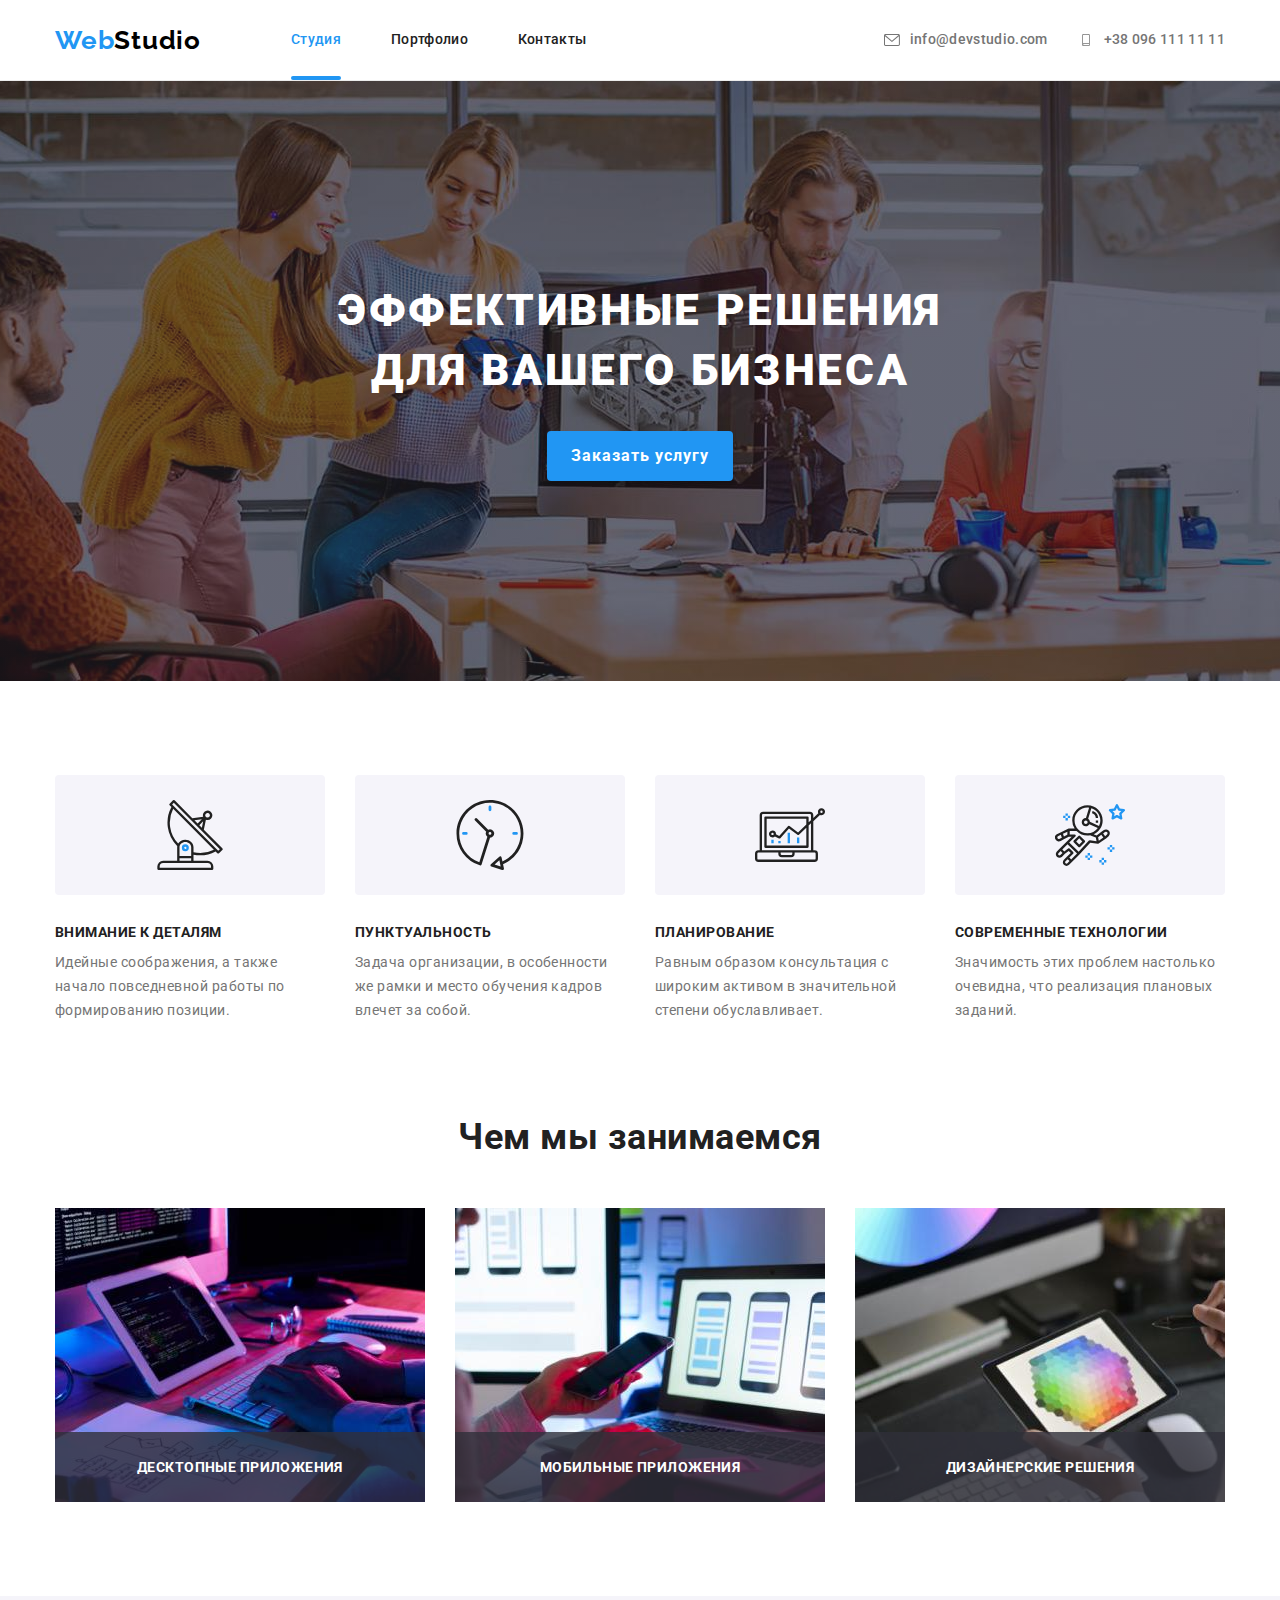
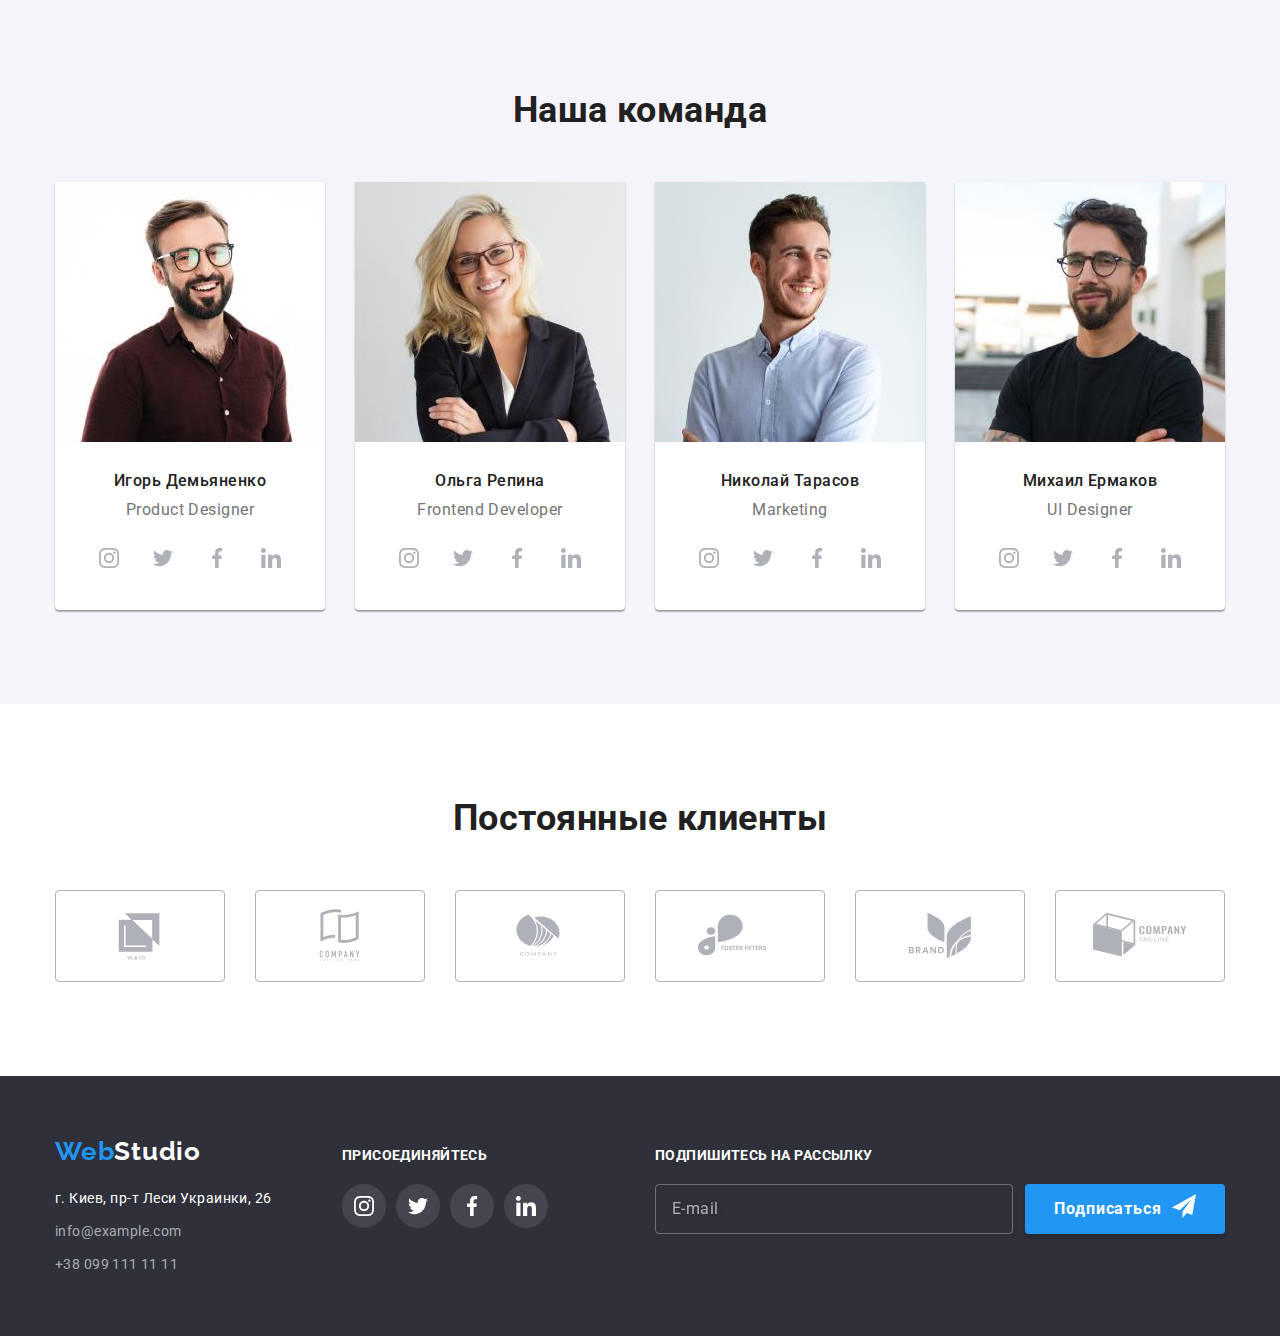
<file: index.html>
<!DOCTYPE html>
<html lang="ru">
  <head>
    <meta charset="UTF-8" />
    <meta http-equiv="X-UA-Compatible" content="IE=edge" />
    <meta name="viewport" content="width=device-width, initial-scale=1.0" />
    <title>WebStudio</title>
    <link rel="preconnect" href="https://fonts.googleapis.com" />
    <link rel="preconnect" href="https://fonts.gstatic.com" crossorigin />
    <link
      href="https://fonts.googleapis.com/css2?family=Raleway:wght@700&family=Roboto:wght@400;500;700;900&display=swap"
      rel="stylesheet"
    />
    <link
      rel="stylesheet"
      href="https://cdnjs.cloudflare.com/ajax/libs/modern-normalize/1.1.0/modern-normalize.min.css"
    />
    <link rel="stylesheet" href="./css/main.min.css" />
  </head>

  <body class="body">
    <header class="header">
      <div class="header--container container">
        <a href="./index.html" lang="en" class="header__logo noline"
          >Web<span class="header__studio">Studio</span></a
        >
        <nav class="navsite navsite--margin">
          <ul class="navsite__list list">
            <li class="navsite__item">
              <a href="./index.html" class="navsite__link noline current"
                >Студия</a
              >
            </li>
            <li class="navsite__item">
              <a href="./portfolio.html" class="navsite__link noline"
                >Портфолио</a
              >
            </li>
            <li class="navsite__item">
              <a href="" class="navsite__link noline">Контакты</a>
            </li>
          </ul>
        </nav>
        <ul class="contacts list">
          <li>
            <a href="mailto:info@devstudio.com" class="contacts__link noline"
              ><svg class="contacts__icon icon--mail" width="16" height="12">
                <use href="./img/icon.svg#icon-envelope"></use></svg
              >info@devstudio.com
            </a>
          </li>
          <li>
            <a href="tel:+380961111111" class="contacts__link noline"
              ><svg class="contacts__icon icon--tel" width="16" height="12">
                <use href="./img/icon.svg#icon-smartphone"></use></svg
              >+38 096 111 11 11
            </a>
          </li>
        </ul>

        <button type="button" class="btnmenu-open btnmenu">
          <svg class="btnmenu-open__icon" width="40" height="40">
            <use href="./img/icon.svg#icon-mob_menu"></use>
          </svg>
        </button>
      </div>

      <div class="mobmenu is-hidden">
        <button type="button" class="btnmenu-close btnmenu">
          <svg class="btnmenu-close__icon" width="40" height="40">
            <use href="./img/icon.svg#icon-mob_menu_close"></use>
          </svg>
        </button>

        <div>
          <nav class="mobmenu-nav">
            <ul class="mobmenu-nav__list list">
              <li class="mobmenu-nav__item">
                <a href="./index.html" class="mobmenu-nav__link noline current"
                  >Студия</a
                >
              </li>
              <li class="mobmenu-nav__item">
                <a href="./portfolio.html" class="mobmenu-nav__link noline"
                  >Портфолио</a
                >
              </li>
              <li class="mobmenu-nav__item">
                <a href="/index.html" class="mobmenu-nav__link noline"
                  >Контакты</a
                >
              </li>
            </ul>
          </nav>
        </div>

        <div>
          <ul class="mobmenu-contacts list">
            <li class="mobmenu-contacts__item">
              <a
                href="tel:+380961111111"
                class="mobmenu-contacts__link-tel noline"
              >
                +38 096 111 11 11
              </a>
            </li>
            <li class="mobmenu-contacts__item">
              <a
                href="mailto:info@devstudio.com"
                class="mobmenu-contacts__link-mail noline"
              >
                info@devstudio.com
              </a>
            </li>
          </ul>

          <ul class="mobmenu-soc list">
            <li class="mobmenu-soc__item">
              <a href="" class="mobmenu-soc__link noline">Instagram</a>
            </li>
            <li class="mobmenu-soc__item">
              <a href="" class="mobmenu-soc__link noline">Twitter</a>
            </li>
            <li class="mobmenu-soc__item">
              <a href="" class="mobmenu-soc__link noline">Facebook</a>
            </li>
            <li class="mobmenu-soc__item">
              <a href="" class="mobmenu-soc__link noline">Linkedin</a>
            </li>
          </ul>
        </div>
      </div>
    </header>

    <main>
      <section class="hero">
        <div class="container">
          <h1 class="hero-title">
            Эффективные решения <br />для вашего бизнеса
          </h1>
          <button type="button" data-modal-open class="hero-button">
            Заказать услугу
          </button>
        </div>
      </section>

      <div data-modal class="backdrop is-hidden">
        <div class="modal">
          <button type="button" data-modal-close class="hero-button-close">
            <svg class="close-icon" width="18" height="18">
              <use href="./img/icon.svg#icon-close"></use>
            </svg>
          </button>

          <p class="modal-title">Оставьте свои данные, мы вам перезвоним</p>
          <form class="modal-form">
            <label for="user-name" class="modal-input-title">Имя</label>
            <div class="modal-data">
              <input
                required
                type="text"
                name="name"
                id="user-name"
                class="modal-input"
              />
              <svg class="modal-icon" width="18" height="18">
                <use href="./img/icon.svg#icon-person"></use>
              </svg>
            </div>

            <label for="user-tel" class="modal-input-title">Телефон</label>
            <div class="modal-data">
              <input
                required
                type="tel"
                name="tel"
                id="user-tel"
                class="modal-input"
              />
              <svg class="modal-icon" width="18" height="18">
                <use href="./img/icon.svg#icon-phone"></use>
              </svg>
            </div>

            <label for="user-email" class="modal-input-title">Почта</label>
            <div class="modal-data">
              <input
                required
                type="email"
                name="email"
                id="user-email"
                class="modal-input"
              />
              <svg class="modal-icon" width="18" height="18">
                <use href="./img/icon.svg#icon-email"></use>
              </svg>
            </div>

            <label for="user-coment" class="modal-input-title"
              >Комментарий</label
            >
            <div class="modal-data">
              <textarea
                placeholder="Введите текст"
                name="coment"
                id="user-coment"
                class="modal-input"
              ></textarea>
            </div>

            <div class="modal-check-container">
              <input
                required
                type="checkbox"
                name="agreement"
                id="user-agreement"
                class="modal-check hidden"
              />
              <label for="user-agreement" class="modal-text">
                <span>
                  <svg class="check-icon" width="13" height="10">
                    <use href="./img/icon.svg#icon-vector"></use>
                  </svg>
                </span>
                Соглашаюсь с рассылкой и принимаю
                <a href="" class="modal-agreement">Условия договора</a>
              </label>
            </div>

            <button type="submit" class="hero-button">Отправить</button>
          </form>
        </div>
      </div>

      <section class="section skill--back">
        <!-- h2 Soft skill потом скрыть -->

        <div class="container">
          <h2 class="skill__title hidden">Soft Skill команды и оборудование</h2>
          <ul class="skill__list list">
            <li class="skill__item">
              <div class="skill-item__container">
                <svg class="skill-item__icon" width="70" height="70">
                  <use href="./img/icon.svg#icon-antenna"></use>
                </svg>
              </div>
              <h3 class="skill-item__title">Внимание к деталям</h3>
              <p class="skill-item__text">
                Идейные соображения, а также начало повседневной работы по
                формированию позиции.
              </p>
            </li>
            <li class="skill__item">
              <div class="skill-item__container">
                <svg class="skill-item__icon" width="70" height="70">
                  <use href="./img/icon.svg#icon-clock"></use>
                </svg>
              </div>
              <h3 class="skill-item__title">Пунктуальность</h3>
              <p class="skill-item__text">
                Задача организации, в особенности же рамки и место обучения
                кадров влечет за собой.
              </p>
            </li>
            <li class="skill__item">
              <div class="skill-item__container">
                <svg class="skill-item__icon" width="70" height="70">
                  <use href="./img/icon.svg#icon-diagram"></use>
                </svg>
              </div>
              <h3 class="skill-item__title">Планирование</h3>
              <p class="skill-item__text">
                Равным образом консультация с широким активом в значительной
                степени обуславливает.
              </p>
            </li>
            <li class="skill__item">
              <div class="skill-item__container">
                <svg class="skill-item__icon" width="70" height="70">
                  <use href="./img/icon.svg#icon-astronaut"></use>
                </svg>
              </div>
              <h3 class="skill-item__title">Современные технологии</h3>
              <p class="skill-item__text">
                Значимость этих проблем настолько очевидна, что реализация
                плановых заданий.
              </p>
            </li>
          </ul>
        </div>
      </section>

      <!-- Чем занимаемся -->

      <section class="section work">
        <div class="container">
          <h2 class="work__title">Чем мы занимаемся</h2>
          <ul class="work__list list">
            <li class="work__item">
              <img
                srcset="./img/work-pc-1-1x.jpg 1x, ./img/work-pc-1-2x.jpg 2x"
                src="./img/work-pc-1-1x.jpg"
                alt="Работа за компьютером"
                width="370"
                height="294"
                class="work__img"
              />
              <p class="work__text">Десктопные приложения</p>
            </li>
            <li class="work__item">
              <img
                srcset="./img/work-pc-2-1x.jpg 1x, ./img/work-pc-2-2x.jpg 2x"
                src="./img/work-pc-2-1x.jpg"
                alt="Работа за компьютером"
                width="370"
                height="294"
                class="work__img"
              />
              <p class="work__text">Мобильные приложения</p>
            </li>
            <li class="work__item">
              <img
                srcset="./img/work-pc-3-1x.jpg 1x, ./img/work-pc-3-2x.jpg 2x"
                src="./img/work-pc-3-1x.jpg"
                alt="Работа за компьютером"
                width="370"
                height="294"
                class="work__img"
              />
              <p class="work__text">Дизайнерские решения</p>
            </li>
          </ul>
        </div>
      </section>

      <!-- Наша команда -->

      <section class="section team--back">
        <div class="team__container container">
          <h2 class="team__title">Наша команда</h2>
          <ul class="team__list list">
            <li class="team__item">
              <picture>
                <source
                  media="(min-width: 1200px)"
                  srcset="
                    ./img/human-pc-1-1x.jpg 1x,
                    ./img/human-pc-1-2x.jpg 2x
                  "
                />
                <source
                  media="(min-width: 768px)"
                  srcset="
                    ./img/human-tab-1-1x.jpg 1x,
                    ./img/human-tab-1-2x.jpg 2x
                  "
                />
                <source
                  media="(max-width: 767px)"
                  srcset="
                    ./img/human-mob-1-1x.jpg 1x,
                    ./img/human-mob-1-2x.jpg 2x
                  "
                />
                <img
                  src="./img/human-mob-1-1x.jpg"
                  alt="ігор"
                  class="team__img"
                />
              </picture>
              <h3 class="team__name">Игорь Демьяненко</h3>
              <p lang="en" class="team__text">Product Designer</p>
              <ul class="team-soc list">
                <li class="team-soc__item">
                  <a href="" class="team-soc__link team-soc--color">
                    <svg class="team-soc__icon" width="20" height="20">
                      <use href="./img/icon.svg#icon-instagram"></use>
                    </svg>
                  </a>
                </li>
                <li class="team-soc__item">
                  <a href="" class="team-soc__link team-soc--color">
                    <svg class="team-soc__icon" width="20" height="20">
                      <use href="./img/icon.svg#icon-twitter"></use>
                    </svg>
                  </a>
                </li>
                <li class="team-soc__item">
                  <a href="" class="team-soc__link team-soc--color">
                    <svg class="team-soc__icon" width="20" height="20">
                      <use href="./img/icon.svg#icon-facebook"></use>
                    </svg>
                  </a>
                </li>
                <li class="team-soc__item">
                  <a href="" class="team-soc__link team-soc--color">
                    <svg class="team-soc__icon" width="20" height="20">
                      <use href="./img/icon.svg#icon-linkedin"></use>
                    </svg>
                  </a>
                </li>
              </ul>
            </li>
            <li class="team__item">
              <picture>
                <source
                  media="(min-width: 1200px)"
                  srcset="
                    ./img/human-pc-2-1x.jpg 1x,
                    ./img/human-pc-2-2x.jpg 2x
                  "
                />
                <source
                  media="(min-width: 768px)"
                  srcset="
                    ./img/human-tab-2-1x.jpg 1x,
                    ./img/human-tab-2-2x.jpg 2x
                  "
                />
                <source
                  media="(max-width: 767px)"
                  srcset="
                    ./img/human-mob-2-1x.jpg 1x,
                    ./img/human-mob-2-2x.jpg 2x
                  "
                />
                <img
                  src="./img/human-mob-2-1x.jpg"
                  alt="ігор"
                  class="team__img"
                />
              </picture>
              <h3 class="team__name">Ольга Репина</h3>
              <p lang="en" class="team__text">Frontend Developer</p>
              <ul class="team-soc list">
                <li class="team-soc__item">
                  <a href="" class="team-soc__link team-soc--color">
                    <svg class="team-soc__icon" width="20" height="20">
                      <use href="./img/icon.svg#icon-instagram"></use>
                    </svg>
                  </a>
                </li>
                <li class="team-soc__item">
                  <a href="" class="team-soc__link team-soc--color">
                    <svg class="team-soc__icon" width="20" height="20">
                      <use href="./img/icon.svg#icon-twitter"></use>
                    </svg>
                  </a>
                </li>
                <li class="team-soc__item">
                  <a href="" class="team-soc__link team-soc--color">
                    <svg class="team-soc__icon" width="20" height="20">
                      <use href="./img/icon.svg#icon-facebook"></use>
                    </svg>
                  </a>
                </li>
                <li class="team-soc__item">
                  <a href="" class="team-soc__link team-soc--color">
                    <svg class="team-soc__icon" width="20" height="20">
                      <use href="./img/icon.svg#icon-linkedin"></use>
                    </svg>
                  </a>
                </li>
              </ul>
            </li>
            <li class="team__item">
              <picture>
                <source
                  media="(min-width: 1200px)"
                  srcset="
                    ./img/human-pc-3-1x.jpg 1x,
                    ./img/human-pc-3-2x.jpg 2x
                  "
                />
                <source
                  media="(min-width: 768px)"
                  srcset="
                    ./img/human-tab-3-1x.jpg 1x,
                    ./img/human-tab-3-2x.jpg 2x
                  "
                />
                <source
                  media="(max-width: 767px)"
                  srcset="
                    ./img/human-mob-3-1x.jpg 1x,
                    ./img/human-mob-3-2x.jpg 2x
                  "
                />
                <img
                  src="./img/human-mob-3-1x.jpg"
                  alt="ігор"
                  class="team__img"
                />
              </picture>
              <h3 class="team__name">Николай Тарасов</h3>
              <p lang="en" class="team__text">Marketing</p>
              <ul class="team-soc list">
                <li class="team-soc__item">
                  <a href="" class="team-soc__link team-soc--color">
                    <svg class="team-soc__icon" width="20" height="20">
                      <use href="./img/icon.svg#icon-instagram"></use>
                    </svg>
                  </a>
                </li>
                <li class="team-soc__item">
                  <a href="" class="team-soc__link team-soc--color">
                    <svg class="team-soc__icon" width="20" height="20">
                      <use href="./img/icon.svg#icon-twitter"></use>
                    </svg>
                  </a>
                </li>
                <li class="team-soc__item">
                  <a href="" class="team-soc__link team-soc--color">
                    <svg class="team-soc__icon" width="20" height="20">
                      <use href="./img/icon.svg#icon-facebook"></use>
                    </svg>
                  </a>
                </li>
                <li class="team-soc__item">
                  <a href="" class="team-soc__link team-soc--color">
                    <svg class="team-soc__icon" width="20" height="20">
                      <use href="./img/icon.svg#icon-linkedin"></use>
                    </svg>
                  </a>
                </li>
              </ul>
            </li>
            <li class="team__item">
              <picture>
                <source
                  media="(min-width: 1200px)"
                  srcset="
                    ./img/human-pc-4-1x.jpg 1x,
                    ./img/human-pc-4-2x.jpg 2x
                  "
                />
                <source
                  media="(min-width: 768px)"
                  srcset="
                    ./img/human-tab-4-1x.jpg 1x,
                    ./img/human-tab-4-2x.jpg 2x
                  "
                />
                <source
                  media="(max-width: 767px)"
                  srcset="
                    ./img/human-mob-4-1x.jpg 1x,
                    ./img/human-mob-4-2x.jpg 2x
                  "
                />
                <img
                  src="./img/human-mob-4-1x.jpg"
                  alt="ігор"
                  class="team__img"
                />
              </picture>
              <h3 class="team__name">Михаил Ермаков</h3>
              <p lang="en" class="team__text">UI Designer</p>
              <ul class="team-soc list">
                <li class="team-soc__item">
                  <a href="" class="team-soc__link team-soc--color">
                    <svg class="team-soc__icon" width="20" height="20">
                      <use href="./img/icon.svg#icon-instagram"></use>
                    </svg>
                  </a>
                </li>
                <li class="team-soc__item">
                  <a href="" class="team-soc__link team-soc--color">
                    <svg class="team-soc__icon" width="20" height="20">
                      <use href="./img/icon.svg#icon-twitter"></use>
                    </svg>
                  </a>
                </li>
                <li class="team-soc__item">
                  <a href="" class="team-soc__link team-soc--color">
                    <svg class="team-soc__icon" width="20" height="20">
                      <use href="./img/icon.svg#icon-facebook"></use>
                    </svg>
                  </a>
                </li>
                <li class="team-soc__item">
                  <a href="" class="team-soc__link team-soc--color">
                    <svg class="team-soc__icon" width="20" height="20">
                      <use href="./img/icon.svg#icon-linkedin"></use>
                    </svg>
                  </a>
                </li>
              </ul>
            </li>
          </ul>
        </div>
      </section>

      <!-- Постоянные клиенты -->

      <section class="section clients--back">
        <div class="clients__cantainer container">
          <h2 class="clients__title">Постоянные клиенты</h2>
          <ul class="clients__item list">
            <li class="clients__list">
              <a href="" class="clients__link"
                ><svg class="clients__icon" width="106" height="60">
                  <use href="./img/icon.svg#icon-Logo-1"></use></svg
              ></a>
            </li>
            <li class="clients__list">
              <a href="" class="clients__link"
                ><svg class="clients__icon" width="106" height="60">
                  <use href="./img/icon.svg#icon-Logo-2"></use></svg
              ></a>
            </li>
            <li class="clients__list">
              <a href="" class="clients__link"
                ><svg class="clients__icon" width="106" height="60">
                  <use href="./img/icon.svg#icon-Logo-3"></use></svg
              ></a>
            </li>
            <li class="clients__list">
              <a href="" class="clients__link"
                ><svg class="clients__icon" width="106" height="60">
                  <use href="./img/icon.svg#icon-Logo-4"></use></svg
              ></a>
            </li>
            <li class="clients__list">
              <a href="" class="clients__link"
                ><svg class="clients__icon" width="106" height="60">
                  <use href="./img/icon.svg#icon-Logo-5"></use></svg
              ></a>
            </li>
            <li class="clients__list">
              <a href="" class="clients__link"
                ><svg class="clients__icon" width="106" height="60">
                  <use href="./img/icon.svg#icon-Logo-6"></use></svg
              ></a>
            </li>
          </ul>
        </div>
      </section>
    </main>

    <!-- Футер -->

    <footer class="footer">
      <div class="footer__container container">
        <div class="footer__contacts">
          <a href="./index.html" lang="en" class="footer__logo noline"
            >Web<span class="footer__studio">Studio</span></a
          >
          <address class="address">
            <ul class="address__list list">
              <li>
                <a
                  href="https://goo.gl/maps/Qobd9PiEAxH4mzuB8"
                  target="_blank"
                  rel="noopener noreferrer nofollow"
                  class="address__link noline"
                  >г. Киев, пр-т Леси Украинки, 26</a
                >
              </li>
              <li>
                <a href="mailto:info@example.com" class="address__mail noline"
                  >info@example.com</a
                >
              </li>
              <li>
                <a href="tel:+380991111111" class="address__tel noline"
                  >+38 099 111 11 11</a
                >
              </li>
            </ul>
          </address>
        </div>

        <div class="footer-soc--margin">
          <p class="footer-soc__title">присоединяйтесь</p>
          <ul class="footer-soc__list list">
            <li class="footer-soc__item">
              <a href="" class="footer-soc__link">
                <svg class="footer-soc__icon" width="20" height="20">
                  <use href="./img/icon.svg#icon-instagram"></use>
                </svg>
              </a>
            </li>
            <li class="footer-soc__item">
              <a href="" class="footer-soc__link">
                <svg class="footer-soc__icon" width="20" height="20">
                  <use href="./img/icon.svg#icon-twitter"></use>
                </svg>
              </a>
            </li>
            <li class="footer-soc__item">
              <a href="" class="footer-soc__link">
                <svg class="footer-soc__icon" width="20" height="20">
                  <use href="./img/icon.svg#icon-facebook"></use>
                </svg>
              </a>
            </li>
            <li class="footer-soc__item">
              <a href="" class="footer-soc__link">
                <svg class="footer-soc__icon" width="20" height="20">
                  <use href="./img/icon.svg#icon-linkedin"></use>
                </svg>
              </a>
            </li>
          </ul>
        </div>

        <div class="footer-form--margin">
          <h3 class="footer-form__title">Подпишитесь на рассылку</h3>

          <form class="footer-form__item">
            <input
              type="email"
              name="email"
              placeholder="E-mail"
              class="footer-form__email"
            />
            <button type="submit" class="hero-button">
              Подписаться
              <svg class="footer-form__icon" width="24" height="24">
                <use href="./img/icon.svg#icon-icon-send"></use>
              </svg>
            </button>
          </form>
        </div>
      </div>
    </footer>
    <script src="./js/menu.js"></script>
    <script src="./js/modal.js"></script>
  </body>
</html>
</file>
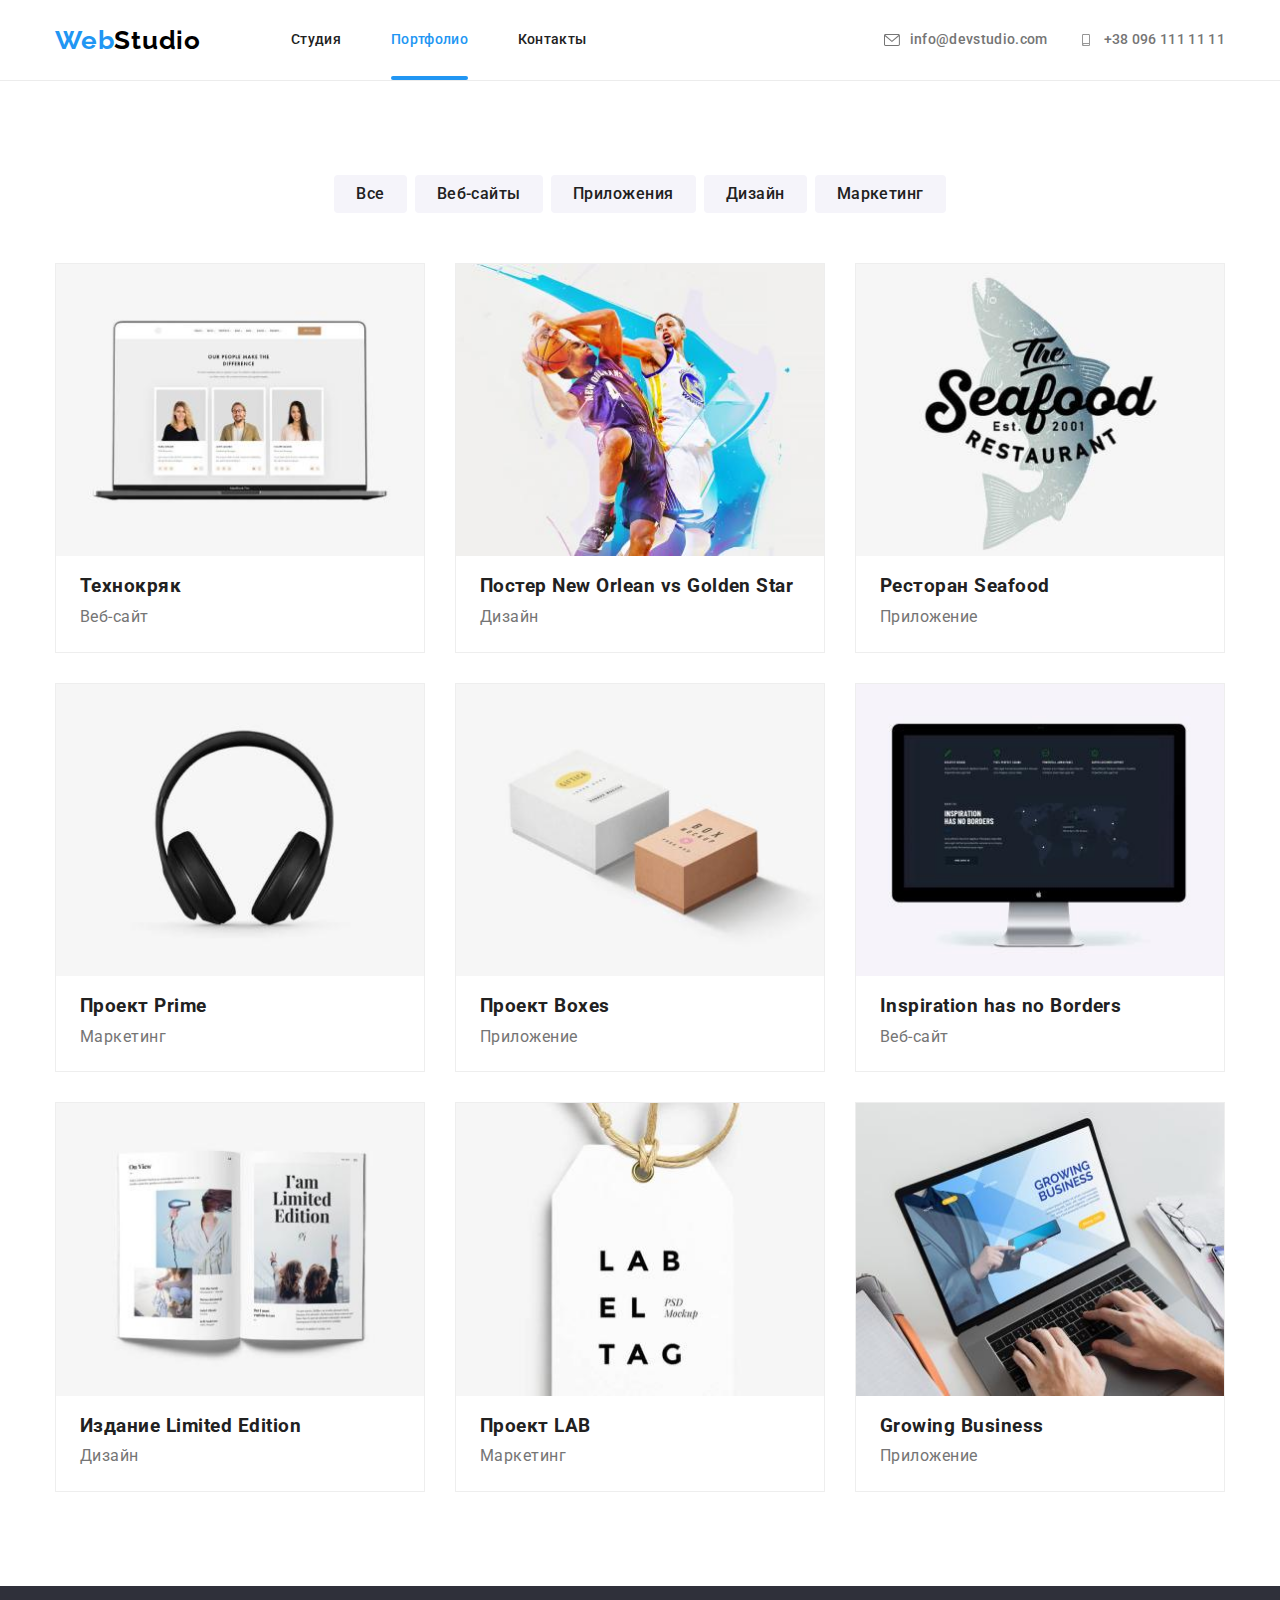
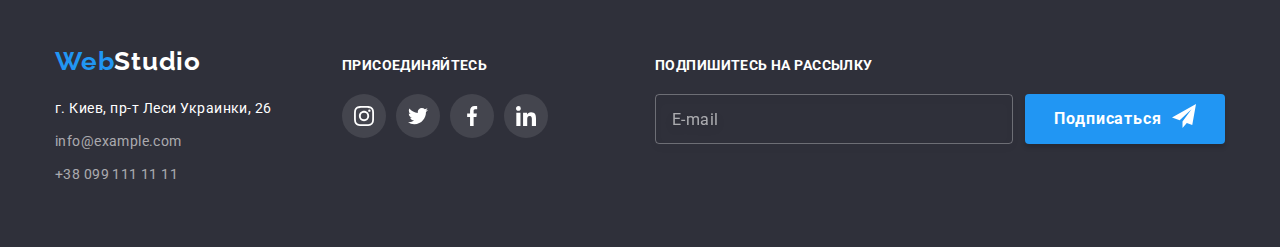
<file: portfolio.html>
<!DOCTYPE html>
<html lang="ru">
  <head>
    <meta charset="UTF-8" />
    <meta http-equiv="X-UA-Compatible" content="IE=edge" />
    <meta name="viewport" content="width=device-width, initial-scale=1.0" />
    <title>WebStudio</title>
    <link rel="preconnect" href="https://fonts.googleapis.com" />
    <link rel="preconnect" href="https://fonts.gstatic.com" crossorigin />
    <link
      href="https://fonts.googleapis.com/css2?family=Raleway:wght@700&family=Roboto:wght@400;500;700;900&display=swap"
      rel="stylesheet"
    />
    <link
      rel="stylesheet"
      href="https://cdnjs.cloudflare.com/ajax/libs/modern-normalize/1.1.0/modern-normalize.min.css"
    />
    <link rel="stylesheet" href="./css/main.min.css" />
  </head>

  <body class="body">
    <header class="header">
      <div class="header--container container">
        <a href="./index.html" lang="en" class="header__logo noline"
          >Web<span class="header__studio">Studio</span></a
        >
        <nav class="navsite navsite--margin">
          <ul class="navsite__list list">
            <li class="navsite__item">
              <a href="./index.html" class="navsite__link noline">Студия</a>
            </li>
            <li class="navsite__item">
              <a href="./portfolio.html" class="navsite__link noline current"
                >Портфолио</a
              >
            </li>
            <li class="navsite__item">
              <a href="" class="navsite__link noline">Контакты</a>
            </li>
          </ul>
        </nav>
        <ul class="contacts list">
          <li>
            <a href="mailto:info@devstudio.com" class="contacts__link noline"
              ><svg class="contacts__icon icon--mail" width="16" height="12">
                <use href="./img/icon.svg#icon-envelope"></use></svg
              >info@devstudio.com
            </a>
          </li>
          <li>
            <a href="tel:+380961111111" class="contacts__link noline"
              ><svg class="contacts__icon icon--tel" width="16" height="12">
                <use href="./img/icon.svg#icon-smartphone"></use></svg
              >+38 096 111 11 11
            </a>
          </li>
        </ul>

        <button type="button" class="btnmenu-open btnmenu">
          <svg class="btnmenu-open__icon" width="40" height="40">
            <use href="./img/icon.svg#icon-mob_menu"></use>
          </svg>
        </button>
      </div>

      <div class="mobmenu is-hidden">
        <button type="button" class="btnmenu-close btnmenu">
          <svg class="btnmenu-close__icon" width="40" height="40">
            <use href="./img/icon.svg#icon-mob_menu_close"></use>
          </svg>
        </button>

        <div>
          <nav class="mobmenu-nav">
            <ul class="mobmenu-nav__list list">
              <li class="mobmenu-nav__item">
                <a href="./index.html" class="mobmenu-nav__link noline"
                  >Студия</a
                >
              </li>
              <li class="mobmenu-nav__item">
                <a
                  href="./portfolio.html"
                  class="mobmenu-nav__link noline current"
                  >Портфолио</a
                >
              </li>
              <li class="mobmenu-nav__item">
                <a href="/index.html" class="mobmenu-nav__link noline"
                  >Контакты</a
                >
              </li>
            </ul>
          </nav>
        </div>

        <div>
          <ul class="mobmenu-contacts list">
            <li class="mobmenu-contacts__item">
              <a
                href="tel:+380961111111"
                class="mobmenu-contacts__link-tel noline"
              >
                +38 096 111 11 11
              </a>
            </li>
            <li class="mobmenu-contacts__item">
              <a
                href="mailto:info@devstudio.com"
                class="mobmenu-contacts__link-mail noline"
              >
                info@devstudio.com
              </a>
            </li>
          </ul>

          <ul class="mobmenu-soc list">
            <li class="mobmenu-soc__item">
              <a href="" class="mobmenu-soc__link noline">Instagram</a>
            </li>
            <li class="mobmenu-soc__item">
              <a href="" class="mobmenu-soc__link noline">Twitter</a>
            </li>
            <li class="mobmenu-soc__item">
              <a href="" class="mobmenu-soc__link noline">Facebook</a>
            </li>
            <li class="mobmenu-soc__item">
              <a href="" class="mobmenu-soc__link noline">Linkedin</a>
            </li>
          </ul>
        </div>
      </div>
    </header>

    <main class="main">
      <div class="container">
        <section class="portfolio-nav">
          <!-- h1 Навигация потом скрыть -->

          <h1 class="portfolion-nav__title hidden">Навигация</h1>
          <ul class="portfolio-nav__list list">
            <li>
              <button type="button" class="portfolio-nav__btn">Все</button>
            </li>
            <li>
              <button type="button" class="portfolio-nav__btn">
                Веб-сайты
              </button>
            </li>
            <li>
              <button type="button" class="portfolio-nav__btn">
                Приложения
              </button>
            </li>
            <li>
              <button type="button" class="portfolio-nav__btn">Дизайн</button>
            </li>
            <li>
              <button type="button" class="portfolio-nav__btn">
                Маркетинг
              </button>
            </li>
          </ul>

          <!-- h2 Наши работы потом скрыть-->

          <h2 class="team-work__title hidden">Наши работы</h2>
          <ul class="team-work__list list">
            <li class="team-work__item">
              <a href="" class="team-work__link noline">
                <div class="team-work__divdes">
                  <picture>
                    <source
                      media="(min-width: 1200px)"
                      srcset="
                        ./img/port-pc-1-1x.jpg 1x,
                        ./img/port-pc-1-2x.jpg 2x
                      "
                    />
                    <source
                      media="(min-width: 768px)"
                      srcset="
                        ./img/port-tab-1-1x.jpg 1x,
                        ./img/port-tab-1-2x.jpg 2x
                      "
                    />
                    <source
                      media="(max-width: 767px)"
                      srcset="
                        ./img/port-mob-1-1x.jpg 1x,
                        ./img/port-mob-1-2x.jpg 2x
                      "
                    />
                    <img src="./img/port-mob-1-1x.jpg" alt="Примеры работ" />
                  </picture>
                  <p class="team-work__description">
                    Ресурс предлагает комплексные предложения с разным уровнем
                    функционала и сервисов. Все это позволит посетителю получить
                    исчерпывающие сведения о компании или частном лице.
                  </p>
                </div>
                <div class="team-card">
                  <h3 class="team-card__titel">Технокряк</h3>
                  <p class="team-card__text">Веб-сайт</p>
                </div>
              </a>
            </li>
            <li class="team-work__item">
              <a href="" class="team-work__link noline">
                <div class="team-work__divdes">
                  <picture>
                    <source
                      media="(min-width: 1200px)"
                      srcset="
                        ./img/port-pc-2-1x.jpg 1x,
                        ./img/port-pc-2-2x.jpg 2x
                      "
                    />
                    <source
                      media="(min-width: 768px)"
                      srcset="
                        ./img/port-tab-2-1x.jpg 1x,
                        ./img/port-tab-2-2x.jpg 2x
                      "
                    />
                    <source
                      media="(max-width: 767px)"
                      srcset="
                        ./img/port-mob-2-1x.jpg 1x,
                        ./img/port-mob-2-2x.jpg 2x
                      "
                    />
                    <img src="./img/port-mob-2-1x.jpg" alt="Примеры работ" />
                  </picture>
                  <p class="team-work__description">
                    Ресурс предлагает комплексные предложения с разным уровнем
                    функционала и сервисов. Все это позволит посетителю получить
                    исчерпывающие сведения о компании или частном лице.
                  </p>
                </div>
                <div class="team-card">
                  <h3 class="team-card__titel">
                    Постер New Orlean vs Golden Star
                  </h3>
                  <p class="team-card__text">Дизайн</p>
                </div>
              </a>
            </li>
            <li class="team-work__item">
              <a href="" class="team-work__link noline">
                <div class="team-work__divdes">
                  <picture>
                    <source
                      media="(min-width: 1200px)"
                      srcset="
                        ./img/port-pc-3-1x.jpg 1x,
                        ./img/port-pc-3-2x.jpg 2x
                      "
                    />
                    <source
                      media="(min-width: 768px)"
                      srcset="
                        ./img/port-tab-3-1x.jpg 1x,
                        ./img/port-tab-3-2x.jpg 2x
                      "
                    />
                    <source
                      media="(max-width: 767px)"
                      srcset="
                        ./img/port-mob-3-1x.jpg 1x,
                        ./img/port-mob-3-2x.jpg 2x
                      "
                    />
                    <img src="./img/port-mob-3-1x.jpg" alt="Примеры работ" />
                  </picture>
                  <p class="team-work__description">
                    Ресурс предлагает комплексные предложения с разным уровнем
                    функционала и сервисов. Все это позволит посетителю получить
                    исчерпывающие сведения о компании или частном лице.
                  </p>
                </div>
                <div class="team-card">
                  <h3 class="team-card__titel">Ресторан Seafood</h3>
                  <p class="team-card__text">Приложение</p>
                </div>
              </a>
            </li>
            <li class="team-work__item">
              <a href="" class="team-work__link noline">
                <div class="team-work__divdes">
                  <picture>
                    <source
                      media="(min-width: 1200px)"
                      srcset="
                        ./img/port-pc-4-1x.jpg 1x,
                        ./img/port-pc-4-2x.jpg 2x
                      "
                    />
                    <source
                      media="(min-width: 768px)"
                      srcset="
                        ./img/port-tab-4-1x.jpg 1x,
                        ./img/port-tab-4-2x.jpg 2x
                      "
                    />
                    <source
                      media="(max-width: 767px)"
                      srcset="
                        ./img/port-mob-4-1x.jpg 1x,
                        ./img/port-mob-4-2x.jpg 2x
                      "
                    />
                    <img src="./img/port-mob-4-1x.jpg" alt="Примеры работ" />
                  </picture>
                  <p class="team-work__description">
                    Ресурс предлагает комплексные предложения с разным уровнем
                    функционала и сервисов. Все это позволит посетителю получить
                    исчерпывающие сведения о компании или частном лице.
                  </p>
                </div>
                <div class="team-card">
                  <h3 class="team-card__titel">Проект Prime</h3>
                  <p class="team-card__text">Маркетинг</p>
                </div>
              </a>
            </li>
            <li class="team-work__item">
              <a href="" class="team-work__link noline">
                <div class="team-work__divdes">
                  <picture>
                    <source
                      media="(min-width: 1200px)"
                      srcset="
                        ./img/port-pc-5-1x.jpg 1x,
                        ./img/port-pc-5-2x.jpg 2x
                      "
                    />
                    <source
                      media="(min-width: 768px)"
                      srcset="
                        ./img/port-tab-5-1x.jpg 1x,
                        ./img/port-tab-5-2x.jpg 2x
                      "
                    />
                    <source
                      media="(max-width: 767px)"
                      srcset="
                        ./img/port-mob-5-1x.jpg 1x,
                        ./img/port-mob-5-2x.jpg 2x
                      "
                    />
                    <img src="./img/port-mob-5-1x.jpg" alt="Примеры работ" />
                  </picture>
                  <p class="team-work__description">
                    Ресурс предлагает комплексные предложения с разным уровнем
                    функционала и сервисов. Все это позволит посетителю получить
                    исчерпывающие сведения о компании или частном лице.
                  </p>
                </div>
                <div class="team-card">
                  <h3 class="team-card__titel">Проект Boxes</h3>
                  <p class="team-card__text">Приложение</p>
                </div>
              </a>
            </li>
            <li class="team-work__item">
              <a href="" class="team-work__link noline">
                <div class="team-work__divdes">
                  <picture>
                    <source
                      media="(min-width: 1200px)"
                      srcset="
                        ./img/port-pc-6-1x.jpg 1x,
                        ./img/port-pc-6-2x.jpg 2x
                      "
                    />
                    <source
                      media="(min-width: 768px)"
                      srcset="
                        ./img/port-tab-6-1x.jpg 1x,
                        ./img/port-tab-6-2x.jpg 2x
                      "
                    />
                    <source
                      media="(max-width: 767px)"
                      srcset="
                        ./img/port-mob-6-1x.jpg 1x,
                        ./img/port-mob-6-2x.jpg 2x
                      "
                    />
                    <img src="./img/port-mob-6-1x.jpg" alt="Примеры работ" />
                  </picture>
                  <p class="team-work__description">
                    Ресурс предлагает комплексные предложения с разным уровнем
                    функционала и сервисов. Все это позволит посетителю получить
                    исчерпывающие сведения о компании или частном лице.
                  </p>
                </div>
                <div class="team-card">
                  <h3 class="team-card__titel">Inspiration has no Borders</h3>
                  <p class="team-card__text">Веб-сайт</p>
                </div>
              </a>
            </li>
            <li class="team-work__item">
              <a href="" class="team-work__link noline">
                <div class="team-work__divdes">
                  <picture>
                    <source
                      media="(min-width: 1200px)"
                      srcset="
                        ./img/port-pc-7-1x.jpg 1x,
                        ./img/port-pc-7-2x.jpg 2x
                      "
                    />
                    <source
                      media="(min-width: 768px)"
                      srcset="
                        ./img/port-tab-7-1x.jpg 1x,
                        ./img/port-tab-7-2x.jpg 2x
                      "
                    />
                    <source
                      media="(max-width: 767px)"
                      srcset="
                        ./img/port-mob-7-1x.jpg 1x,
                        ./img/port-mob-7-2x.jpg 2x
                      "
                    />
                    <img src="./img/port-mob-7-1x.jpg" alt="Примеры работ" />
                  </picture>
                  <p class="team-work__description">
                    Ресурс предлагает комплексные предложения с разным уровнем
                    функционала и сервисов. Все это позволит посетителю получить
                    исчерпывающие сведения о компании или частном лице.
                  </p>
                </div>
                <div class="team-card">
                  <h3 class="team-card__titel">Издание Limited Edition</h3>
                  <p class="team-card__text">Дизайн</p>
                </div>
              </a>
            </li>
            <li class="team-work__item">
              <a href="" class="team-work__link noline">
                <div class="team-work__divdes">
                  <picture>
                    <source
                      media="(min-width: 1200px)"
                      srcset="
                        ./img/port-pc-8-1x.jpg 1x,
                        ./img/port-pc-8-2x.jpg 2x
                      "
                    />
                    <source
                      media="(min-width: 768px)"
                      srcset="
                        ./img/port-tab-8-1x.jpg 1x,
                        ./img/port-tab-8-2x.jpg 2x
                      "
                    />
                    <source
                      media="(max-width: 767px)"
                      srcset="
                        ./img/port-mob-8-1x.jpg 1x,
                        ./img/port-mob-8-2x.jpg 2x
                      "
                    />
                    <img src="./img/port-mob-8-1x.jpg" alt="Примеры работ" />
                  </picture>
                  <p class="team-work__description">
                    Ресурс предлагает комплексные предложения с разным уровнем
                    функционала и сервисов. Все это позволит посетителю получить
                    исчерпывающие сведения о компании или частном лице.
                  </p>
                </div>
                <div class="team-card">
                  <h3 class="team-card__titel">Проект LAB</h3>
                  <p class="team-card__text">Маркетинг</p>
                </div>
              </a>
            </li>
            <li class="team-work__item">
              <a href="" class="team-work__link noline">
                <div class="team-work__divdes">
                  <picture>
                    <source
                      media="(min-width: 1200px)"
                      srcset="
                        ./img/port-pc-9-1x.jpg 1x,
                        ./img/port-pc-9-2x.jpg 2x
                      "
                    />
                    <source
                      media="(min-width: 768px)"
                      srcset="
                        ./img/port-tab-9-1x.jpg 1x,
                        ./img/port-tab-9-2x.jpg 2x
                      "
                    />
                    <source
                      media="(max-width: 767px)"
                      srcset="
                        ./img/port-mob-9-1x.jpg 1x,
                        ./img/port-mob-9-2x.jpg 2x
                      "
                    />
                    <img src="./img/port-mob-9-1x.jpg" alt="Примеры работ" />
                  </picture>
                  <p class="team-work__description">
                    Ресурс предлагает комплексные предложения с разным уровнем
                    функционала и сервисов. Все это позволит посетителю получить
                    исчерпывающие сведения о компании или частном лице.
                  </p>
                </div>
                <div class="team-card">
                  <h3 class="team-card__titel">Growing Business</h3>
                  <p class="team-card__text">Приложение</p>
                </div>
              </a>
            </li>
          </ul>
        </section>
      </div>
    </main>

    <footer class="footer">
      <div class="footer__container container">
        <div class="footer__contacts">
          <a href="./index.html" lang="en" class="footer__logo noline"
            >Web<span class="footer__studio">Studio</span></a
          >
          <address class="address">
            <ul class="address__list list">
              <li>
                <a
                  href="https://goo.gl/maps/Qobd9PiEAxH4mzuB8"
                  target="_blank"
                  rel="noopener noreferrer nofollow"
                  class="address__link noline"
                  >г. Киев, пр-т Леси Украинки, 26</a
                >
              </li>
              <li>
                <a href="mailto:info@example.com" class="address__mail noline"
                  >info@example.com</a
                >
              </li>
              <li>
                <a href="tel:+380991111111" class="address__tel noline"
                  >+38 099 111 11 11</a
                >
              </li>
            </ul>
          </address>
        </div>

        <div class="footer-soc--margin">
          <p class="footer-soc__title">присоединяйтесь</p>
          <ul class="footer-soc__list list">
            <li class="footer-soc__item">
              <a href="" class="footer-soc__link">
                <svg class="footer-soc__icon" width="20" height="20">
                  <use href="./img/icon.svg#icon-instagram"></use>
                </svg>
              </a>
            </li>
            <li class="footer-soc__item">
              <a href="" class="footer-soc__link">
                <svg class="footer-soc__icon" width="20" height="20">
                  <use href="./img/icon.svg#icon-twitter"></use>
                </svg>
              </a>
            </li>
            <li class="footer-soc__item">
              <a href="" class="footer-soc__link">
                <svg class="footer-soc__icon" width="20" height="20">
                  <use href="./img/icon.svg#icon-facebook"></use>
                </svg>
              </a>
            </li>
            <li class="footer-soc__item">
              <a href="" class="footer-soc__link">
                <svg class="footer-soc__icon" width="20" height="20">
                  <use href="./img/icon.svg#icon-linkedin"></use>
                </svg>
              </a>
            </li>
          </ul>
        </div>

        <div class="footer-form--margin">
          <h3 class="footer-form__title">Подпишитесь на рассылку</h3>

          <form class="footer-form__item">
            <input
              type="email"
              name="email"
              placeholder="E-mail"
              class="footer-form__email"
            />
            <button type="submit" class="hero-button">
              Подписаться
              <svg class="footer-form__icon" width="24" height="24">
                <use href="./img/icon.svg#icon-icon-send"></use>
              </svg>
            </button>
          </form>
        </div>
      </div>
    </footer>
    <script src="./js/menu.js"></script>
  </body>
</html>
</file>
<file: css/main.min.css>
:root{--accent-color: #2196f3;--main-text-color: #757575;--main-sections-color: #ffffff;--title-text-color: #212121;--foothero-back-color: #2F303A;--background-main-color: #e5e5e5;--back-teamsection-color: #F5F4FA;--button-hero-color: #188CE8;--back-soc-color: #AFB1B8;--timing-function: cubic-bezier(0.4, 0, 0.2, 1);--duration: 250ms}.hidden{position:absolute;width:1px;height:1px;margin:-1px;border:0;padding:0;white-space:nowrap;clip-path:inset(100%);clip:rect(0 0 0 0);overflow:hidden}.list{padding:0;margin:0;list-style:none}.noline{text-decoration:none}ul{margin:0;padding:0}p,h1,h2,h3,h4,h5,h6{margin:0}.no-scroll{overflow:hidden}.is-hidden{opacity:0;visibility:hidden;pointer-events:none}body{font-family:"roboto",sans-serif;letter-spacing:.03em;background-color:var(--background-main-color)}img{display:block;max-width:100%;height:auto}.container{margin-left:auto;margin-right:auto}@media screen and (max-width: 479px){.container{padding-left:15px;padding-right:15px}}@media screen and (min-width: 480px){.container{width:450px}}@media screen and (min-width: 768px){.container{width:738px}}@media screen and (min-width: 1200px){.container{width:1200px;padding-left:15px;padding-right:15px}}.section{padding-top:60px;padding-bottom:60px;background-color:var(--main-sections-color)}@media screen and (min-width: 1200px){.section{padding-top:94px;padding-bottom:94px}}.header__logo{font-family:"Raleway",sans-serif;font-style:normal;font-weight:700;font-size:24px;line-height:1.16px;letter-spacing:.03em;color:#2196f3}@media screen and (min-width: 1200px){.header__logo{font-size:26px;line-height:1.19}}.header__studio{font-family:"Raleway",sans-serif;font-style:normal;font-weight:700;font-size:24px;line-height:1.16px;letter-spacing:.03em;color:#000}@media screen and (min-width: 1200px){.header__studio{font-size:26px;line-height:1.19}}.hero-button{display:inline-block;cursor:pointer;padding:10px 24px;margin-left:auto;margin-right:auto;font-family:"Roboto";font-weight:700;font-size:16px;line-height:1.87;text-align:center;letter-spacing:.06em;background-color:var(--accent-color);color:#fff;box-shadow:0px 4px 4px rgba(0,0,0,.15);border-radius:4px;border:0;transition:background-color var(--timing-function) var(--duration),box-shadow var(--timing-function) var(--duration)}.hero-button:hover,.hero-button:focus{box-shadow:0px 4px 4px rgba(0,0,0,.15);outline-color:#fff;background-color:var(--button-hero-color)}.team-soc{display:flex;justify-content:center;gap:10px}.team-soc__link{display:flex;justify-content:center;align-items:center;width:44px;height:44px;border-radius:50%}.team-soc__icon{fill:currentColor}.header{letter-spacing:.02em;background-color:#fff;border-bottom:1px solid #ececec}.header--container{display:flex;align-items:center}@media screen and (max-width: 767px){.header--container{padding:10px 15px}}.navsite{margin-left:90px}.navsite__list{display:none;column-gap:50px}@media screen and (min-width: 768px){.navsite__list{display:flex}}.navsite__item{position:relative}.navsite__link{display:block;padding-top:32px;padding-bottom:32px;font-weight:500;font-size:14px;line-height:1.14;color:var(--title-text-color);transition:color var(--timing-function) var(--duration)}.navsite__link:hover,.navsite__link:focus{color:var(--accent-color)}.navsite__link.current{color:var(--accent-color)}.navsite__link.current::after{content:"";position:absolute;bottom:0;left:0;width:100%;height:4px;border-radius:2px;background-color:var(--accent-color)}.contacts{display:none;margin-left:auto;column-gap:30px}@media screen and (min-width: 768px){.contacts{display:block}}@media screen and (min-width: 1200px){.contacts{display:flex}}.contacts__link{font-weight:500;font-size:12px;line-height:1.1666666667;color:var(--main-text-color);display:flex;align-items:center;transition:color var(--timing-function) var(--duration)}@media screen and (max-width: 1199px){.contacts__link{margin-bottom:10px}}@media screen and (min-width: 1200px){.contacts__link{font-size:14px;line-height:1.14}}.contacts__link:hover,.contacts__link:focus{color:var(--accent-color)}.contacts__icon{margin-right:8px;fill:currentColor}@media screen and (min-width: 1200px){.contacts__icon{margin-right:10px}}@media screen and (max-width: 1199px){.icon--mail{width:14px}}@media screen and (max-width: 1199px){.icon--tel{height:14px}}.mobmenu{position:fixed;z-index:2;top:0;display:flex;flex-direction:column;justify-content:space-between;width:100vw;height:100vh;padding:48px 40px;font-weight:500;font-size:28px;line-height:1.175;letter-spacing:.02em;background-color:#fff;transition:opacity var(--duration) var(--timing-function),visibility var(--duration) var(--timing-function),transform 500ms var(--timing-function)}@media screen and (min-width: 480px){.mobmenu{font-size:40px;line-height:1.175}}.mobmenu.is-hidden{transform:translateY(-100%)}.mobmenu-nav__item:not(:last-child){margin-bottom:32px}.mobmenu-nav__link{color:var(--title-text-color)}.mobmenu-nav__link.current{color:var(--accent-color)}.mobmenu-contacts__link-tel{font-size:24px;line-height:1.176;color:var(--accent-color)}@media screen and (min-width: 480px){.mobmenu-contacts__link-tel{font-size:34px;line-height:1.1764705882}}.mobmenu-contacts__link-mail{margin-top:32px;font-size:17px;line-height:1.166;color:var(--main-text-color)}@media screen and (min-width: 480px){.mobmenu-contacts__link-mail{font-size:24px;line-height:1.1666666667}}.mobmenu-soc{margin-top:32px;display:flex}@media screen and (min-width: 480px){.mobmenu-soc{margin-top:64px}}.mobmenu-soc__item:not(:last-child) .mobmenu-soc__link{border-right:1px solid rgba(33,33,33,.2);margin-right:3px;padding-right:3px}@media screen and (min-width: 480px){.mobmenu-soc__item:not(:last-child) .mobmenu-soc__link{margin-right:10px;padding-right:10px}}.mobmenu-soc__link{font-size:13px;line-height:1.1;color:var(--accent-color)}@media screen and (min-width: 480px){.mobmenu-soc__link{font-size:18px;line-height:1.2222222222}}.btnmenu{padding:0;display:flex;justify-content:center;align-items:center;border-color:rgba(0,0,0,0);background-color:#fff}@media screen and (min-width: 768px){.btnmenu{display:none}}.btnmenu-open{margin-left:auto}.btnmenu-open:hover,.btnmenu-open:focus{fill:var(--accent-color)}.btnmenu-close{position:absolute;top:10px;right:15px}.btnmenu-close:hover,.btnmenu-close:focus{fill:var(--accent-color)}.hero{text-align:center;color:#fff;background-color:var(--foothero-back-color);padding-top:118px;padding-bottom:118px;margin-left:auto;margin-right:auto;height:400px;max-width:1600px;background-repeat:no-repeat;background-position:center;background-size:cover;background-image:linear-gradient(to right, rgba(47, 48, 58, 0.4), rgba(47, 48, 58, 0.4)),url(../img/heroback-mob-1x.jpg)}@media screen and (min-width: 1200px){.hero{height:600px;padding-top:200px;padding-bottom:200px}}@media(min-device-pixel-ratio: 2),(min-resolution: 192dpi),(min-resolution: 2dppx){.hero{background-image:linear-gradient(to right, rgba(47, 48, 58, 0.4), rgba(47, 48, 58, 0.4)),url(../img/heroback-mob-2x.jpg)}}@media screen and (min-width: 768px){.hero{background-image:linear-gradient(to right, rgba(47, 48, 58, 0.4), rgba(47, 48, 58, 0.4)),url(../img/heroback-tab-1x.jpg)}}@media screen and (min-width: 768px)and (min-device-pixel-ratio: 2),screen and (min-width: 768px)and (min-resolution: 192dpi),screen and (min-width: 768px)and (min-resolution: 2dppx){.hero{background-image:linear-gradient(to right, rgba(47, 48, 58, 0.4), rgba(47, 48, 58, 0.4)),url(../img/heroback-tab-2x.jpg)}}@media screen and (min-width: 1200px){.hero{background-image:linear-gradient(to right, rgba(47, 48, 58, 0.4), rgba(47, 48, 58, 0.4)),url(../img/heroback-pc-1x.jpg)}}@media screen and (min-width: 1200px)and (min-device-pixel-ratio: 2),screen and (min-width: 1200px)and (min-resolution: 192dpi),screen and (min-width: 1200px)and (min-resolution: 2dppx){.hero{background-image:linear-gradient(to right, rgba(47, 48, 58, 0.4), rgba(47, 48, 58, 0.4)),url(../img/heroback-pc-2x.jpg)}}.hero-title{width:360px;margin-left:auto;margin-right:auto;margin-bottom:30px;font-weight:900;font-size:26px;line-height:1.615;text-transform:uppercase;letter-spacing:.06em}@media screen and (min-width: 1200px){.hero-title{width:696px;font-size:44px;line-height:1.36}}.backdrop{position:fixed;top:0;width:100vw;height:100vh;background-color:rgba(0,0,0,.2);transition:opacity var(--timing-function) 250ms var(--duration),visibility var(--timing-function) 250ms var(--duration)}.modal{position:absolute;top:50%;left:50%;transform:translate(-50%, -50%);width:94vw;min-height:581px;padding:40px;background-color:#fff;box-shadow:0px 1px 3px rgba(0,0,0,.12),0px 1px 1px rgba(0,0,0,.14),0px 2px 1px rgba(0,0,0,.2);border-radius:4px;transition:transform var(--timing-function) var(--duration)}@media screen and (min-width: 480px){.modal{width:450px}}@media screen and (min-width: 1200px){.modal{width:528px}}.backdrop.is-hidden .modal{transform:translate(-50%, -50%) scale(0.1%)}.hero-button-close{position:absolute;top:8px;right:8px;display:flex;align-items:center;justify-content:center;width:30px;height:30px;cursor:pointer;background:#fff;border:1px solid rgba(0,0,0,.1);border-radius:50%;outline:rgba(0,0,0,0);transition:border-color var(--timing-function) var(--duration)}.hero-button-close:focus{border-color:var(--accent-color)}.close-icon{transition:fill var(--timing-function) var(--duration)}.hero-button-close:hover .close-icon{fill:var(--accent-color)}.modal-title{margin-bottom:12px;font-weight:700;font-size:20px;line-height:1.5;text-align:center;letter-spacing:.03em;color:var(--title-text-color)}@media screen and (min-width: 1200px){.modal-title{line-height:1.15}}.modal-form{font-weight:400;font-size:12px;line-height:1.166;letter-spacing:.01em;color:#757575}.modal-form textarea{height:120px;padding:16px;resize:none}.modal-form button{display:inherit;width:200px;height:50px}.modal-data{position:relative;margin-top:4px;margin-bottom:10px}.modal-icon{position:absolute;top:50%;left:12px;transform:translateY(-50%);transition:fill var(--timing-function) var(--duration)}.modal-input:hover+.modal-icon,.modal-input:focus+.modal-icon{fill:var(--accent-color)}.modal-input{width:100%;height:40px;padding-left:42px;border:1px solid rgba(33,33,33,.2);border-radius:4px;outline:rgba(0,0,0,0);transition:border-color var(--timing-function) var(--duration)}.modal-input:hover,.modal-input:focus{border-color:var(--accent-color)}.modal-input::placeholder{color:rgba(117,117,117,.5)}@media screen and (max-width: 1199px){.modal-input::placeholder{font-size:14px;line-height:1.142}}.modal-check-container{position:relative;text-align:center;margin-top:20px;margin-bottom:30px}.modal-text{display:flex;align-items:center;justify-content:center;gap:7px;font-weight:400;font-size:8px;line-height:1.166;letter-spacing:.03em;color:var(--main-text-color)}@media screen and (min-width: 480px){.modal-text{font-size:12px}}@media screen and (min-width: 1200px){.modal-text{font-size:14px;line-height:1.714}}.modal-text a{color:#2196f3}.modal-text span{display:flex;align-items:center;justify-content:center;width:16px;height:16px;border:2px solid var(--title-text-color);border-radius:2px;transition:border-color var(--timing-function) var(--duration)}.check-icon{fill:rgba(0,0,0,0)}.modal-check:checked+.modal-text span{background-color:var(--accent-color);border:none}.modal-check:checked+.modal-text .check-icon{fill:#fff}.modal-check:focus+.modal-text span{border-color:var(--accent-color)}.modal-agreement:focus{outline-color:var(--accent-color)}.skill--back{background-color:var(--main-sections-color)}.skill__list{display:flex;flex-wrap:wrap;gap:30px}@media screen and (min-width: 768px){.skill__item{width:calc((100% - 30px)/2)}}@media screen and (min-width: 1200px){.skill__item{width:calc((100% - 90px)/4)}}.skill-item__container{display:flex;justify-content:center;align-items:center;height:120px;margin-bottom:30px;border-radius:4px;background-color:var(--back-teamsection-color)}.skill-item__title{margin-bottom:10px;font-weight:700;font-size:14px;line-height:1.14;text-transform:uppercase;color:var(--title-text-color)}@media screen and (max-width: 767px){.skill-item__title{text-align:center}}.skill-item__text{font-weight:400;font-size:14px;line-height:1.71;color:var(--main-text-color)}.work{padding-top:0;background-color:var(--main-sections-color)}@media screen and (max-width: 1199px){.work{display:none}}.work__title{margin-bottom:50px;font-weight:700;font-size:28px;line-height:1.17;text-align:center;color:var(--title-text-color)}@media screen and (min-width: 1200px){.work__title{margin-bottom:50px;font-size:36px;line-height:1.16}}.work__list{display:flex;gap:30px}.work__item{position:relative}.work__img{display:block}.work__text{position:absolute;left:0;bottom:0;width:100%;height:70px;padding-top:27px;padding-bottom:27px;font-weight:700;font-size:14px;line-height:1.143;text-align:center;letter-spacing:.03em;text-transform:uppercase;color:#fff;background-color:rgba(47,48,58,.8)}.team--back{background-color:var(--back-teamsection-color)}.team__title{margin-bottom:50px;font-weight:700;font-size:28px;line-height:1.17;text-align:center;color:var(--title-text-color)}@media screen and (min-width: 1200px){.team__title{margin-bottom:50px;font-size:36px;line-height:1.16}}.team__list{display:flex;flex-wrap:wrap;gap:30px}.team__item{padding-bottom:30px;width:100%;box-shadow:0px 1px 3px rgba(0,0,0,.12),0px 1px 1px rgba(0,0,0,.14),0px 2px 1px rgba(0,0,0,.2);border-radius:0px 0px 4px 4px;background:#fff}@media screen and (min-width: 768px){.team__item{width:calc((100% - 30px)/2)}}@media screen and (min-width: 1200px){.team__item{width:calc((100% - 90px)/4)}}.team__img{margin-bottom:30px}.team__name{margin-bottom:10px;font-weight:500;font-size:16px;line-height:1.18;text-align:center;color:var(--title-text-color)}.team__text{margin-bottom:16px;font-weight:400;font-size:16px;line-height:1.18;text-align:center;color:var(--main-text-color)}.team-soc--color{color:var(--back-soc-color);transition:background-color var(--timing-function) var(--duration),color var(--timing-function) var(--duration)}.team-soc--color:hover,.team-soc--color:focus{background-color:var(--accent-color);color:#fff;outline-color:#fff}.clients--back{background-color:var(--main-sections-color)}.clients__title{margin-bottom:50px;font-weight:700;font-size:28px;line-height:1.17;text-align:center;color:var(--title-text-color)}@media screen and (min-width: 1200px){.clients__title{margin-bottom:50px;font-size:36px;line-height:1.16}}.clients__item{display:flex;justify-content:center;flex-wrap:wrap;gap:30px}.clients__list{width:calc((100% - 30px)/2)}@media screen and (min-width: 768px){.clients__list{width:calc((100% - 60px)/3)}}@media screen and (min-width: 1200px){.clients__list{width:calc((100% - 150px)/6)}}.clients__link{height:92px;border:1px solid #afb1b8;border-radius:4px;display:flex;justify-content:center;align-items:center;color:var(--back-soc-color);transition:border-color var(--timing-function) var(--duration),color var(--timing-function) var(--duration),outline-color var(--timing-function) var(--duration)}.clients__link:hover,.clients__link:focus{border-color:var(--accent-color);color:var(--accent-color);outline-color:var(--accent-color)}.clients__icon{fill:currentColor}.footer{padding-top:60px;padding-bottom:60px;background-color:var(--foothero-back-color)}.footer .footer__container{display:flex}@media screen and (max-width: 1199px){.footer .footer__container{flex-wrap:wrap;justify-content:center;gap:60px}}@media screen and (min-width: 768px)and (max-width: 1199px){.footer .footer__container{column-gap:165px}}@media screen and (min-width: 1200px){.footer .footer__container{align-items:baseline}}@media screen and (max-width: 1199px){.footer__contacts{text-align:center}}.footer__logo{font-family:"Raleway",sans-serif;font-style:normal;font-weight:700;font-size:24px;line-height:1.16px;letter-spacing:.03em;color:#2196f3}@media screen and (min-width: 1200px){.footer__logo{font-size:26px;line-height:1.19}}.footer__studio{font-family:"Raleway",sans-serif;font-style:normal;font-weight:700;font-size:24px;line-height:1.16px;letter-spacing:.03em;color:#fff}@media screen and (min-width: 1200px){.footer__studio{font-size:26px;line-height:1.19}}.address{margin-top:20px;font-style:normal;font-weight:400;font-size:14px;line-height:1.71}.address li{margin-top:9px}.address__link{font-weight:400;font-size:14px;line-height:1.17;color:#fff;transition:color var(--timing-function) var(--duration)}.address__mail{font-weight:400;font-size:14px;line-height:1.71;letter-spacing:.03em;color:rgba(255,255,255,.6);transition:color var(--timing-function) var(--duration)}.address__tel{font-weight:400;font-size:14px;line-height:1.71;letter-spacing:.03em;color:rgba(255,255,255,.6);transition:color var(--timing-function) var(--duration)}.address__link:hover,.address__mail:hover,.address__tel:hover{color:var(--accent-color);outline-color:var(--accent-color)}@media screen and (min-width: 1200px){.footer-soc--margin{margin-left:70px}}@media screen and (max-width: 1199px){.footer-soc--margin{text-align:center}}.footer-soc__title{font-family:"Roboto";font-style:normal;font-weight:700;font-size:14px;line-height:1.14;text-transform:uppercase;letter-spacing:.03em;color:var(--main-sections-color);margin-bottom:20px}.footer-soc__list{display:flex;justify-content:center;gap:10px}.footer-soc__link{display:flex;justify-content:center;align-items:center;width:44px;height:44px;border-radius:50%;color:var(--main-sections-color);background:rgba(255,255,255,.1);transition:background-color var(--timing-function) var(--duration),color var(--timing-function) var(--duration)}.footer-soc__link:hover,.footer-soc__link:focus{background-color:var(--accent-color)}.footer-soc__icon{fill:currentColor}@media screen and (min-width: 1200px){.footer-form--margin{margin-left:auto}}@media screen and (max-width: 1199px){.footer-form--margin{text-align:center}}.footer-form__title{font-family:"Roboto";font-style:normal;font-weight:700;font-size:14px;line-height:1.14;text-transform:uppercase;letter-spacing:.03em;color:var(--main-sections-color);margin-bottom:20px}@media screen and (min-width: 1200px){.footer-form__item{display:flex}}.footer-form__item button{width:200px;height:50px;display:flex;justify-content:center;gap:10px}@media screen and (max-width: 1199px){.footer-form__item button{margin-top:20px}}.footer-form__email{width:calc(100vw - 30px);height:50px;color:var(--main-sections-color);background-color:rgba(0,0,0,0);border:1px solid rgba(255,255,255,.3);filter:drop-shadow(0px 4px 4px rgba(0, 0, 0, 0.15));border-radius:4px;transition:border-color var(--duration) var(--timing-function)}@media screen and (min-width: 480px){.footer-form__email{width:450px}}@media screen and (min-width: 1200px){.footer-form__email{width:358px;margin-right:12px;padding-left:16px}}.footer-form__email:hover,.footer-form__email:focus{border-color:var(--accent-color);outline:rgba(0,0,0,0)}.footer-form__email::placeholder{font-weight:400;font-size:16px;line-height:1.25;letter-spacing:.03em;color:rgba(255,255,255,.6)}.footer-form__icon{fill:#fff}.main{padding-top:60px;padding-bottom:60px;background-color:var(--main-sections-color)}@media screen and (min-width: 1200px){.main{padding-top:94px;padding-bottom:94px}}.portfolio-nav__list{display:flex;flex-wrap:wrap;column-gap:8px;margin-bottom:40px}@media screen and (max-width: 767px){.portfolio-nav__list{row-gap:15px}}@media screen and (min-width: 768px){.portfolio-nav__list{justify-content:center;margin-bottom:30px}}@media screen and (min-width: 1200px){.portfolio-nav__list{margin-bottom:50px}}.portfolio-nav__btn{cursor:pointer;padding:6px 22px;font-family:"Roboto";font-weight:500;font-size:16px;line-height:1.62;text-align:center;letter-spacing:.03em;background-color:var(--back-teamsection-color);color:var(--title-text-color);border:0;border-radius:4px;transition:background-color var(--timing-function) var(--duration),color var(--timing-function) var(--duration),box-shadow var(--timing-function) var(--duration)}.portfolio-nav__btn:hover,.portfolio-nav__btn:focus{background-color:var(--accent-color);color:#fff;box-shadow:0px 3px 1px rgba(0,0,0,.1),0px 1px 2px rgba(0,0,0,.08),0px 2px 2px rgba(0,0,0,.12)}.team-work__list{display:flex;flex-wrap:wrap;gap:30px}.team-work__item{width:100%;background-color:var(--main-sections-color);border:1px solid #eee;transition:box-shadow var(--timing-function) var(--duration)}@media screen and (min-width: 768px){.team-work__item{width:calc((100% - 30px)/2)}}@media screen and (min-width: 1200px){.team-work__item{width:calc((100% - 60px)/3)}}.team-work__item:hover,.team-work__item:focus{box-shadow:0px 1px 1px rgba(0,0,0,.12),0px 4px 4px rgba(0,0,0,.06),1px 4px 6px rgba(0,0,0,.16)}.team-work__divdes{position:relative;overflow:hidden}.team-work__description{position:absolute;width:100%;height:100%;padding:63px 24px;font-weight:400;font-size:18px;line-height:1.55;letter-spacing:.03em;color:#fff;background:rgba(33,150,243,.9);transition:transform var(--timing-function) var(--duration)}@media screen and (max-width: 479px){.team-work__description{font-size:12px}}.team-work__item:hover .team-work__description,.team-work__item:focus .team-work__description{transform:translateY(-100%)}.team-work__link{color:var(--title-text-color)}.team-card{padding:20px 24px}.team-card__title{font-weight:700;font-size:18px;line-height:2;letter-spacing:.06em}.team-card__text{margin-top:4px;font-weight:400;font-size:16px;line-height:1.87;letter-spacing:.03em;color:var(--main-text-color)}/*# sourceMappingURL=main.min.css.map */
</file>
